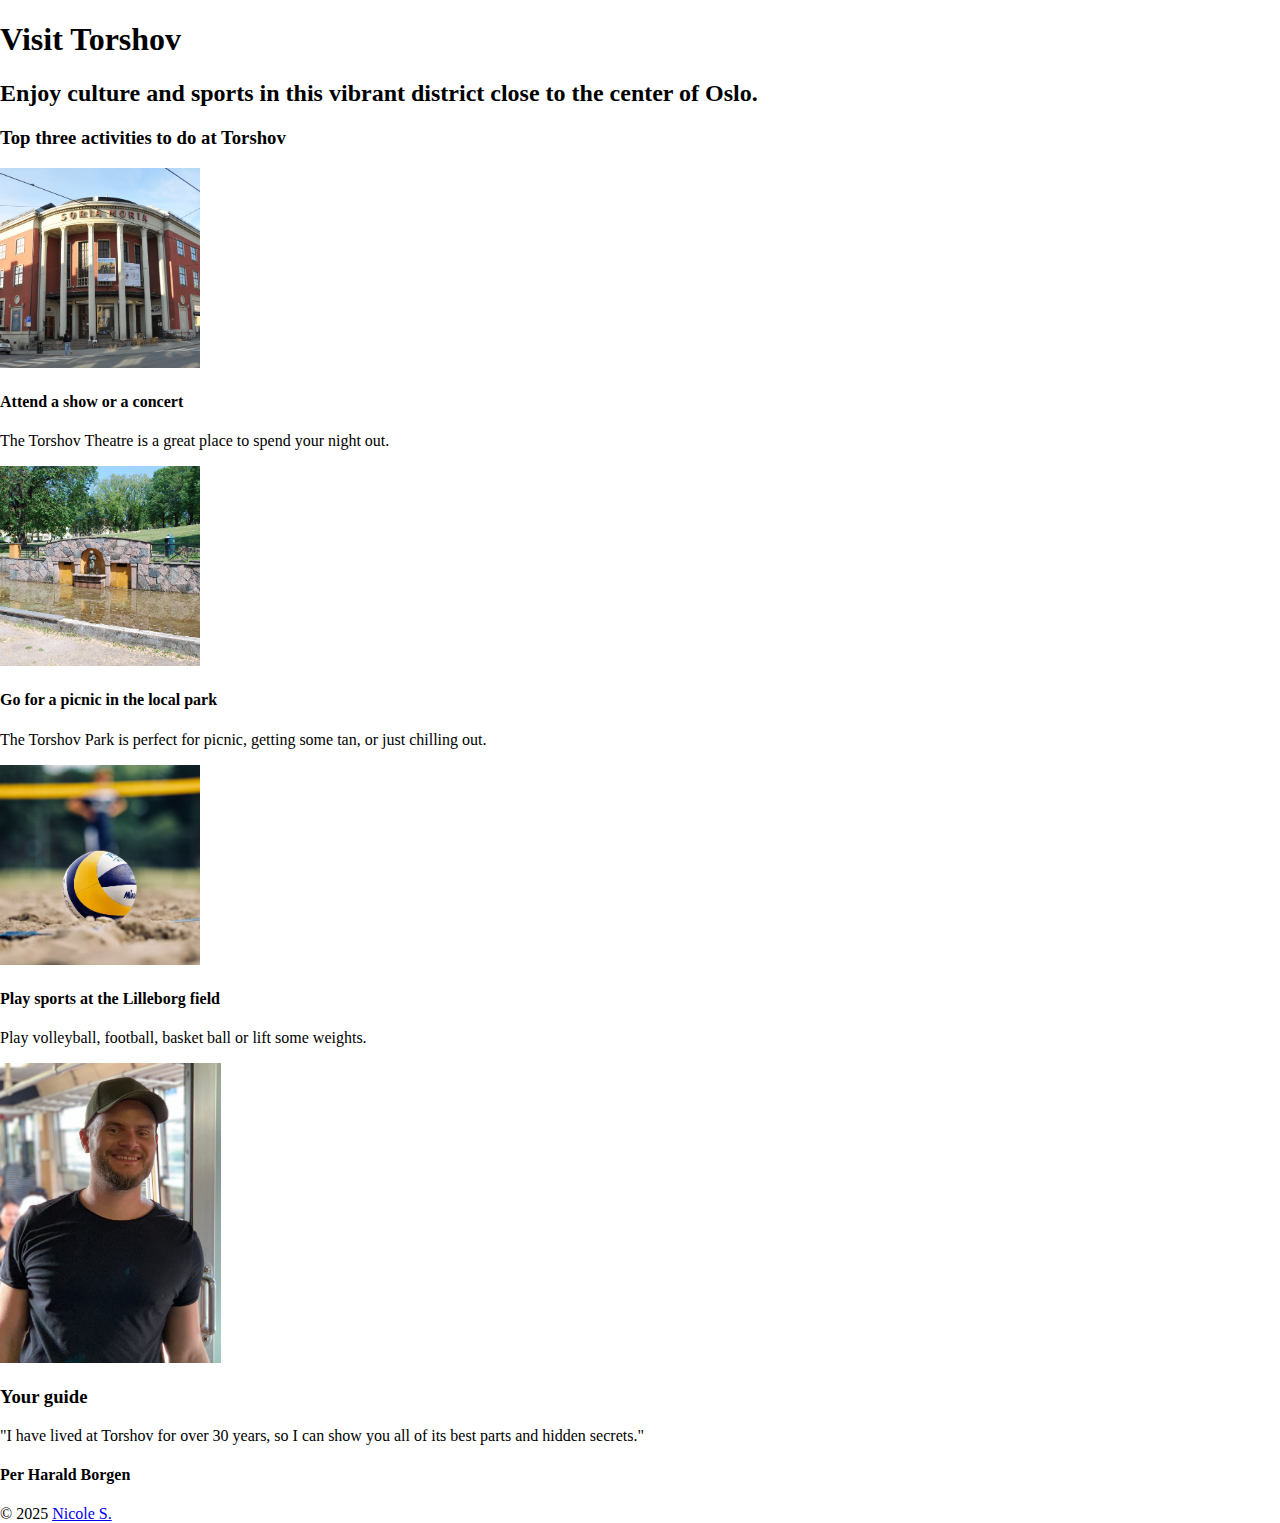
<file: M1-Hometown-Homepage/index.html>
<!DOCTYPE html>
<html lang="en">
  
  <head>
    <meta charset="utf-8">
    <meta name="viewport" content="width=device-width, initial-scale=1.0">
    <link rel="stylesheet" href="style.css">
    <title>Hometown Homepage</title>
  </head>

  <body>     
    <!-- HERO SECTION -->
    <section id="hero-section">
      <h1>Visit Torshov</h1>
      <h2>Enjoy culture and sports in this vibrant district close to the center of Oslo.</h2>
    </section>
            
    <!-- ACTIVITIES SECTION -->
    <section id="activities-section">
      <h3>Top three activities to do at Torshov</h3>

      <div id="activity-list">

        <div class="activity-card">
          <img src="images/theatre.jpg" class="activity-img">
          <h4>Attend a show or a concert</h4>
          <p>The Torshov Theatre is a great place to spend your night out.</p>
        </div>

        <div class="activity-card">
          <img src="images/park.jpg" class="activity-img">
          <h4>Go for a picnic in the local park</h4>
          <p>The Torshov Park is perfect for picnic, getting some tan, or just chilling out.</p>
        </div>

        <div class="activity-card">
          <img src="images/sports.jpg" class="activity-img">
          <h4>Play sports at the Lilleborg field</h4>
          <p>Play volleyball, football, basket ball or lift some weights.</p>
        </div>

      </div>
    </section>

    <!-- GUIDE SECTION -->
    <section id="guide-section">

      <div id="guide-card">

        <img src="images/per.jpg" id="guide-img">

        <div id="guide-info">
          <h3>Your guide</h3>
          <p>"I have lived at Torshov for over 30 years, so I can show you all of its best parts and hidden secrets."</p>
          <h4>Per Harald Borgen</h4>
        </div>

      </div>
    </section>

    <!-- FOOTER -->
    <footer>
      &copy; 2025 <a href="https://github.com/nncole" target="_blank">Nicole S.</a>
    </footer>

  </body>
</html>
</file>
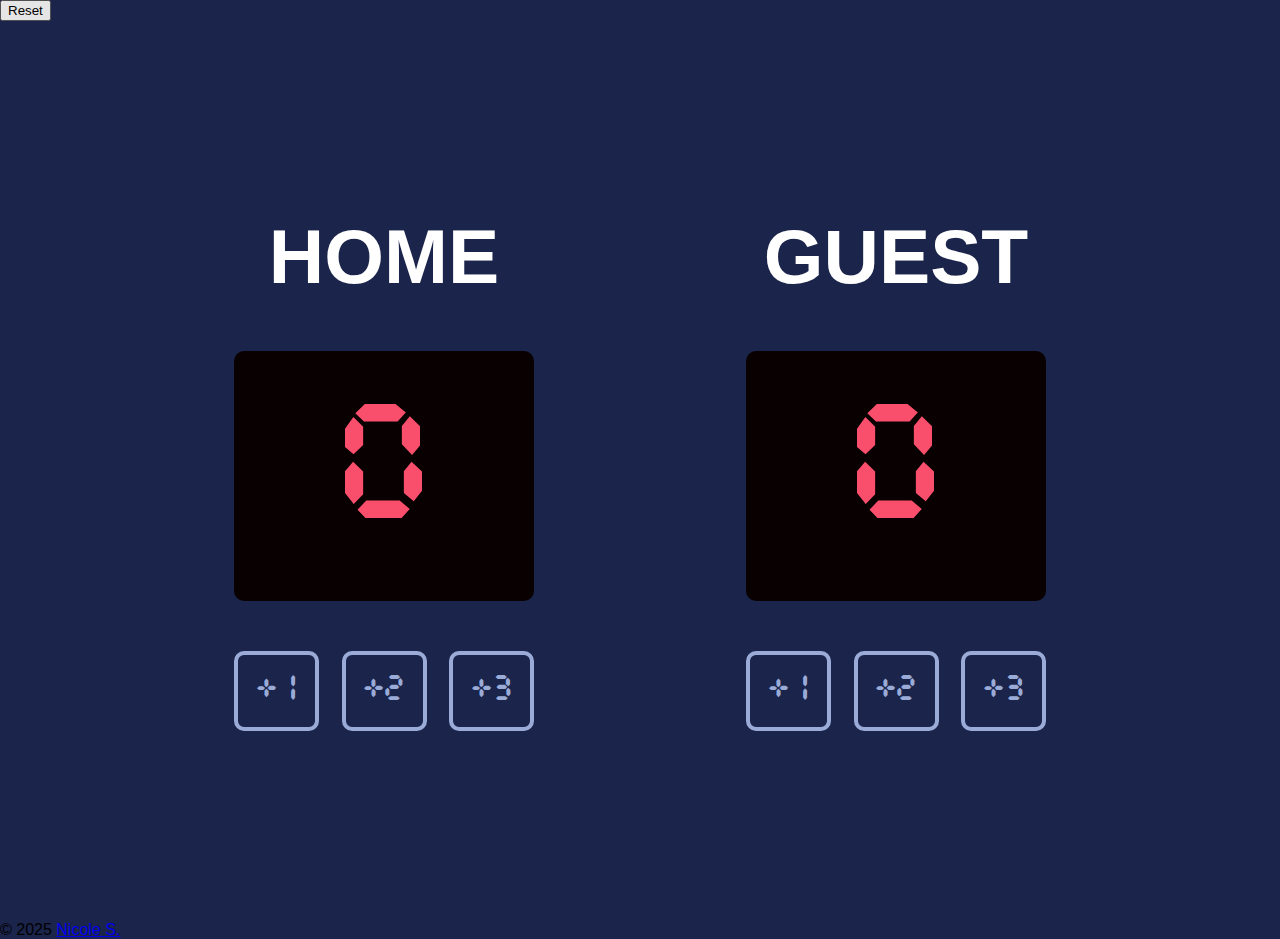
<file: M2-Basketball-Scoreboard/index.html>
<!DOCTYPE html>
<html lang="en">

  <head>
    <meta charset="utf-8">
    <meta name="viewport" content="width=device-width, initial-scale=1.0">
    <link rel="stylesheet" href="style.css">
    <title>Basketball Scoreboard</title>
  </head>

  <body>

    <!-- RESET GAME -->
    <div id="reset-game">
      <button id="reset-btn" onclick="resetGame()">Reset</button>
    </div>

    <!-- TEAM CONTAINER -->
    <div class="teams">

      <!-- Home Team -->
      <div id="home">
        <h3 class="team-heading">Home</h3>
        <div class="team-score" id="home-score">0</div>

        <div class="point-system">
          <button class="point-btn" onclick="updateScore('home', 1)">+1</button>
          <button class="point-btn" onclick="updateScore('home', 2)">+2</button>
          <button class="point-btn" onclick="updateScore('home', 3)">+3</button>
        </div>
      </div>

      <!-- Guest Team -->
      <div id="guest">
        <h3 class="team-heading">Guest</h3>
        <div class="team-score" id="guest-score">0</div>

        <div class="point-system">
          <button class="point-btn" onclick="updateScore('guest', 1)">+1</button>
          <button class="point-btn" onclick="updateScore('guest', 2)">+2</button>
          <button class="point-btn" onclick="updateScore('guest', 3)">+3</button>
        </div>
      </div>

    </div>

    <!-- FOOTER -->
    <footer>
      &copy; 2025 <a href="https://github.com/nncole" target="_blank">Nicole S.</a>
    </footer>
    
    <!-- JS -->
    <script src="script.js"></script>
  </body>
</html>
</file>
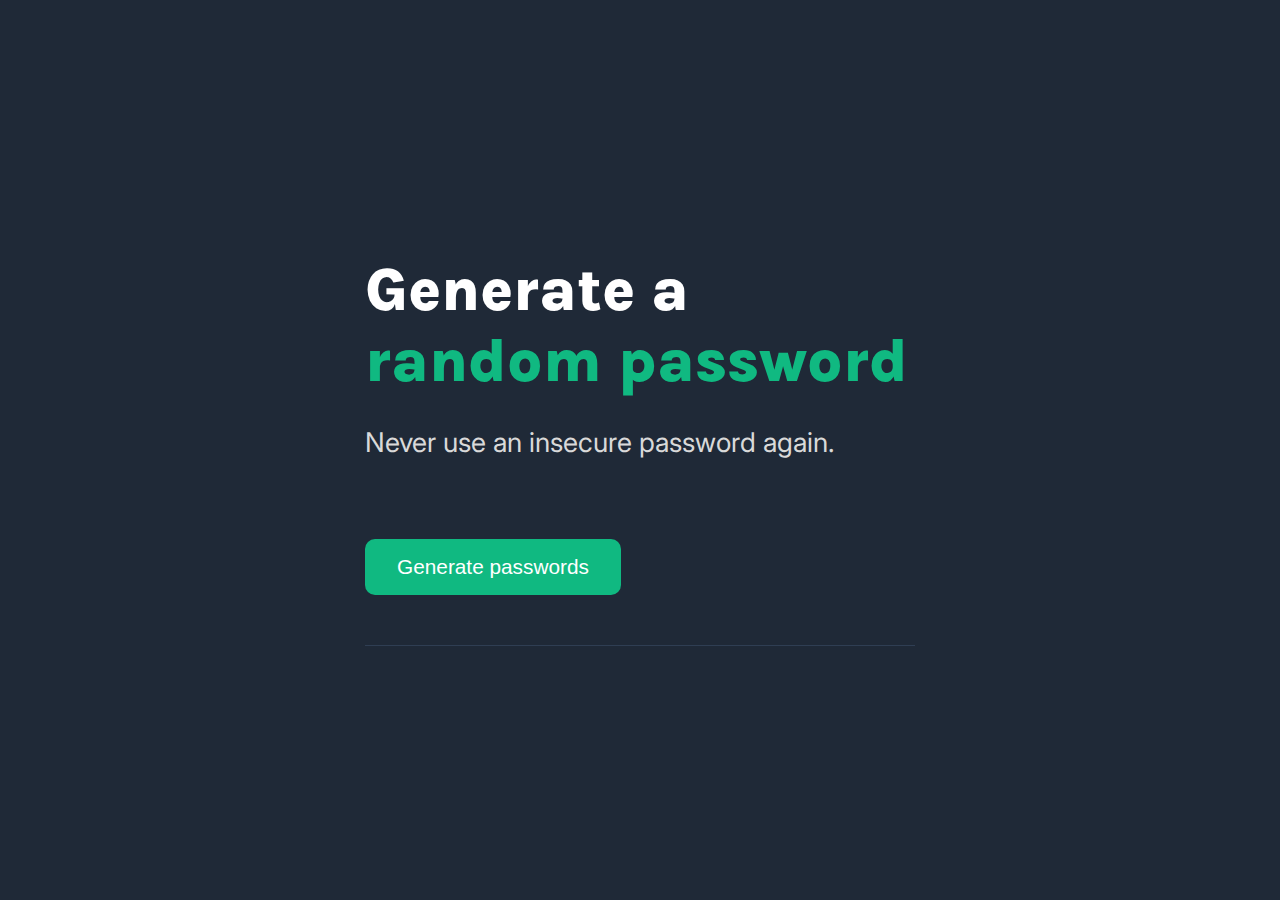
<file: M2-Password-Generator/index.html>
<!DOCTYPE html>
<html lang="en">

  <head>
    <meta charset="utf-8">
    <meta name="viewport" content="width=device-width, initial-scale=1.0">
    <link rel="stylesheet" href="style.css">
    <title>Random Password Generator</title>
  </head>

  <body>
    <main>

      <!-- HEADER -->
      <header>
        <h1>Generate a <span class="highlight">random password</span></h1>
        <p>Never use an insecure password again.</p>
        <button id="generate-btn">Generate passwords</button>
      </header>

      <div id="divider"></div>

      <!-- PASSWORDS SECTION -->
      <section id="generated-passwords">
        <div class="password"></div>
        <div class="password"></div>
        <div class="password"></div>
        <div class="password"></div>
      </section>

    </main>

  </body>
</html>
</file>
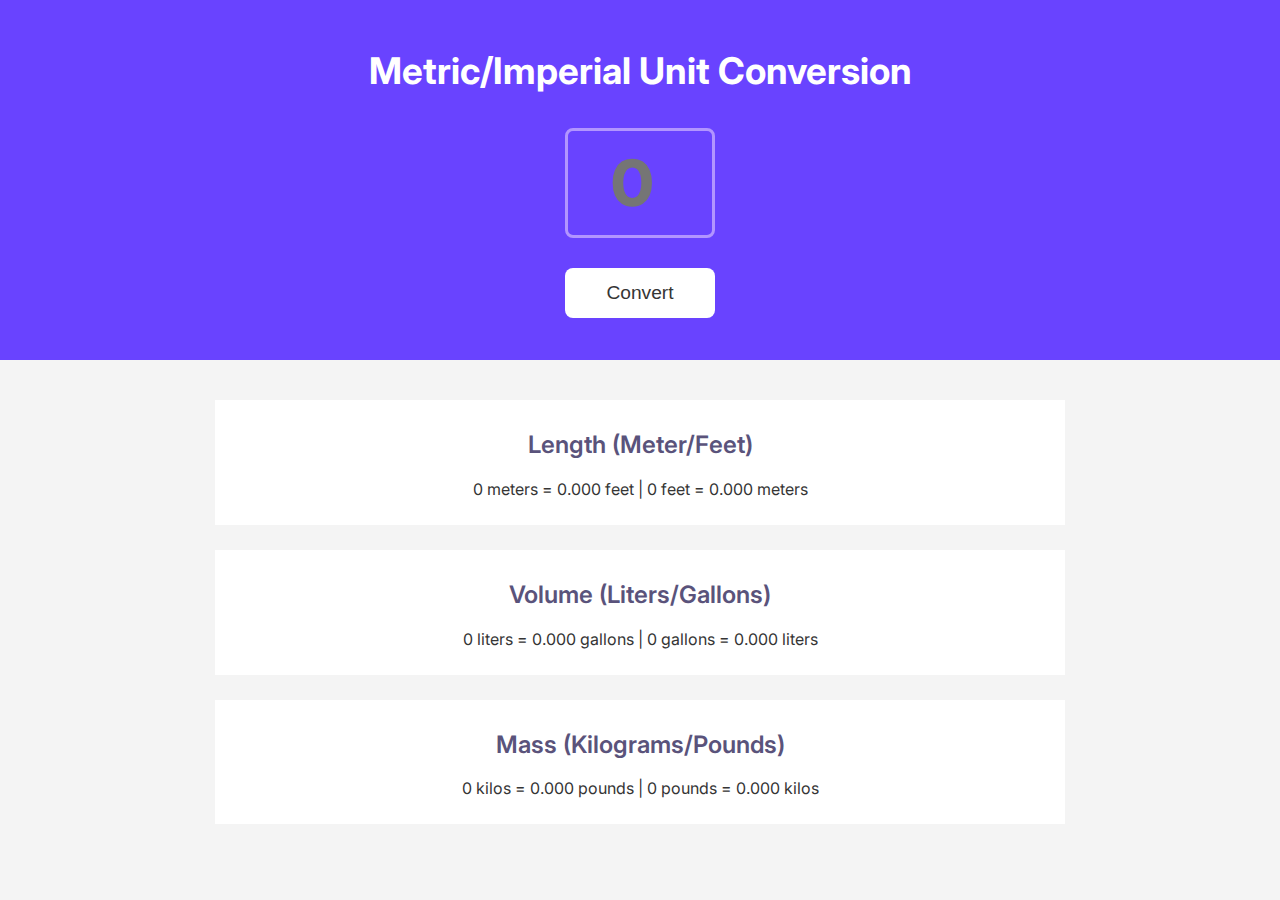
<file: M2-Unit-Converter/index.html>
<!DOCTYPE html>
<html lang="en">

  <head>
    <meta charset="utf-8">
    <meta name="viewport" content="width=device-width, initial-scale=1.0">
    <link rel="stylesheet" href="style.css">
    <title>Unit Conversion</title>
  </head>

  <body>
    <!-- HEADER -->
    <header>
      <h1>Metric/Imperial <span>Unit Conversion</span></h1>
      <input type="number" id="user-input" placeholder="0">
      <button id="convert-btn">Convert</button>
    </header>

    <!-- MAIN CONTENT -->
    <main>
      <section class="conversion-wrapper">
        <h2>Length (Meter/Feet)</h2>
        <p id="result-length">0 meters = 0.000 feet | 0 feet = 0.000 meters</p>
        </div>
      </section>

      <section class="conversion-wrapper">
        <h2>Volume (Liters/Gallons)</h2>
        <p id="result-volume">0 liters = 0.000 gallons | 0 gallons = 0.000 liters</p>
        </div>
      </section>

      <section class="conversion-wrapper">
        <h2>Mass (Kilograms/Pounds)</h2>
        <p id="result-mass">0 kilos = 0.000 pounds | 0 pounds = 0.000 kilos</p>
        </div>
      </section>
    </main>

  </body>
</html>
</file>
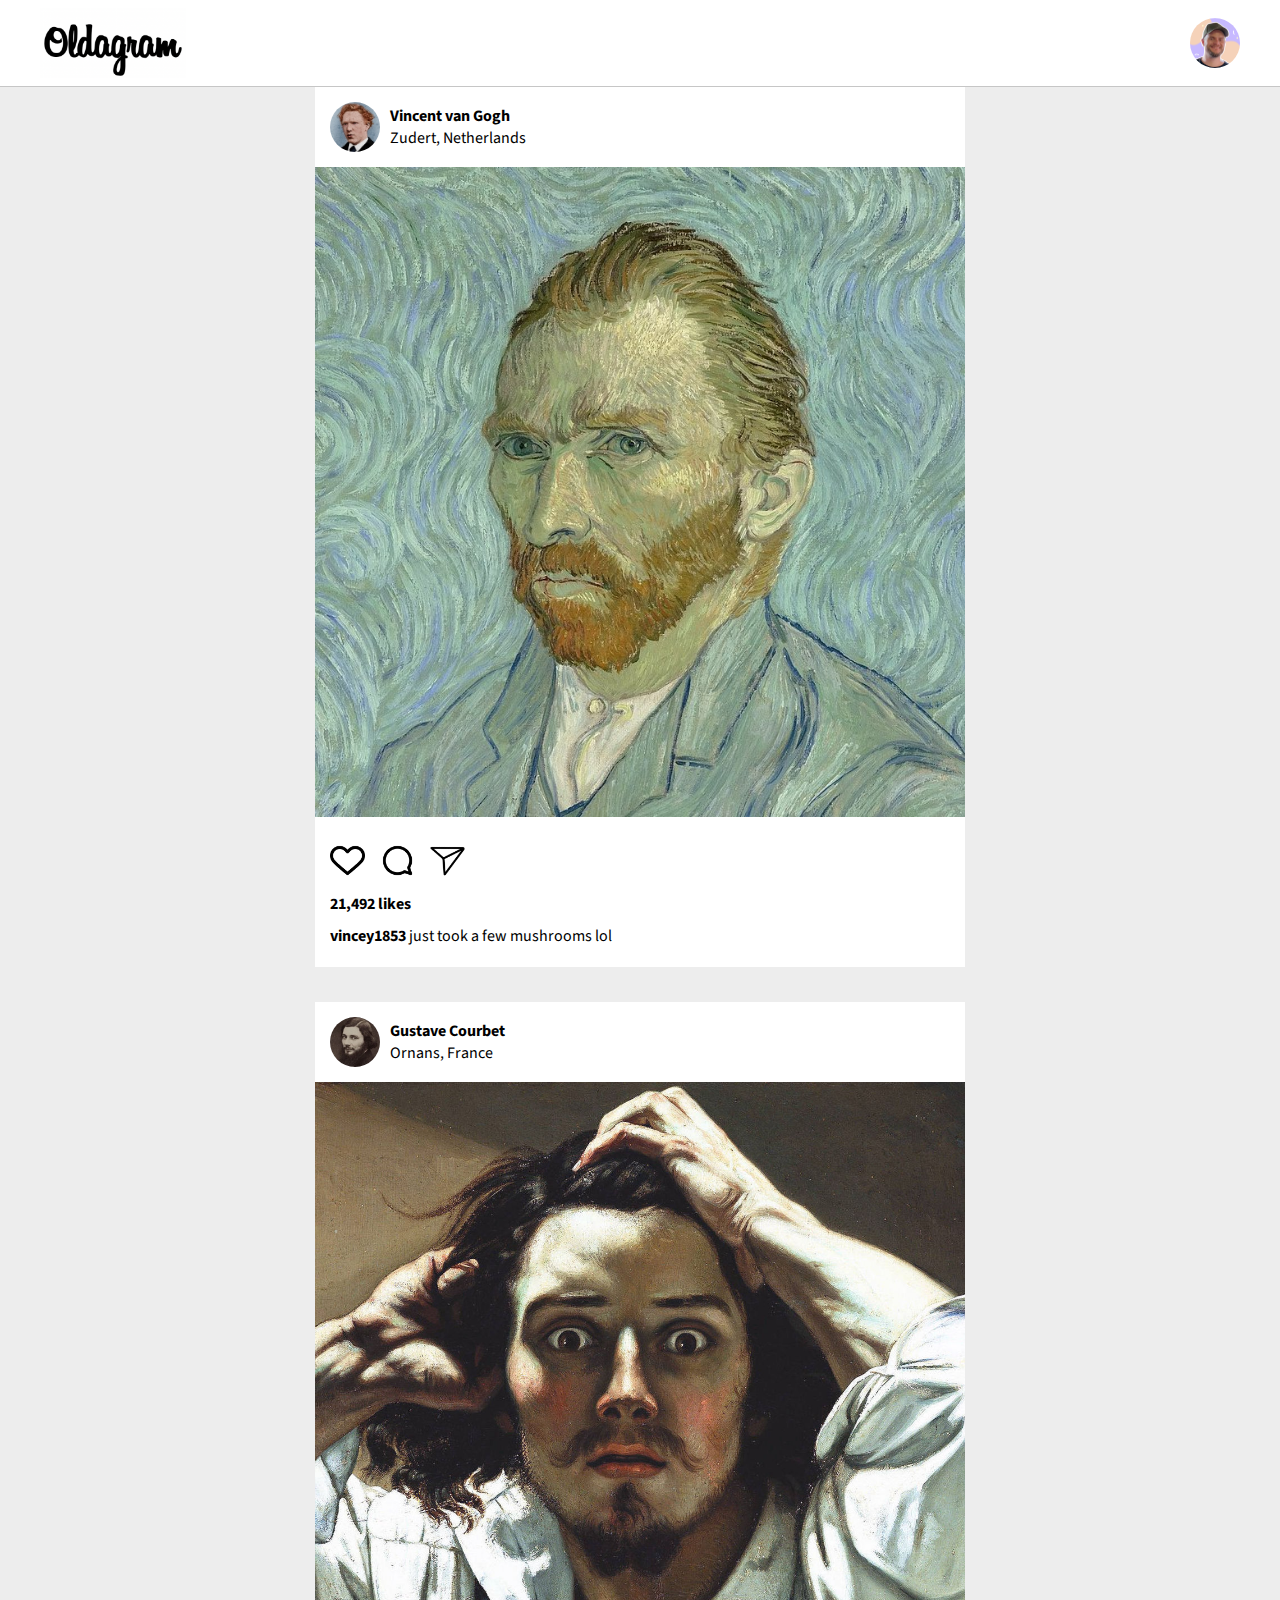
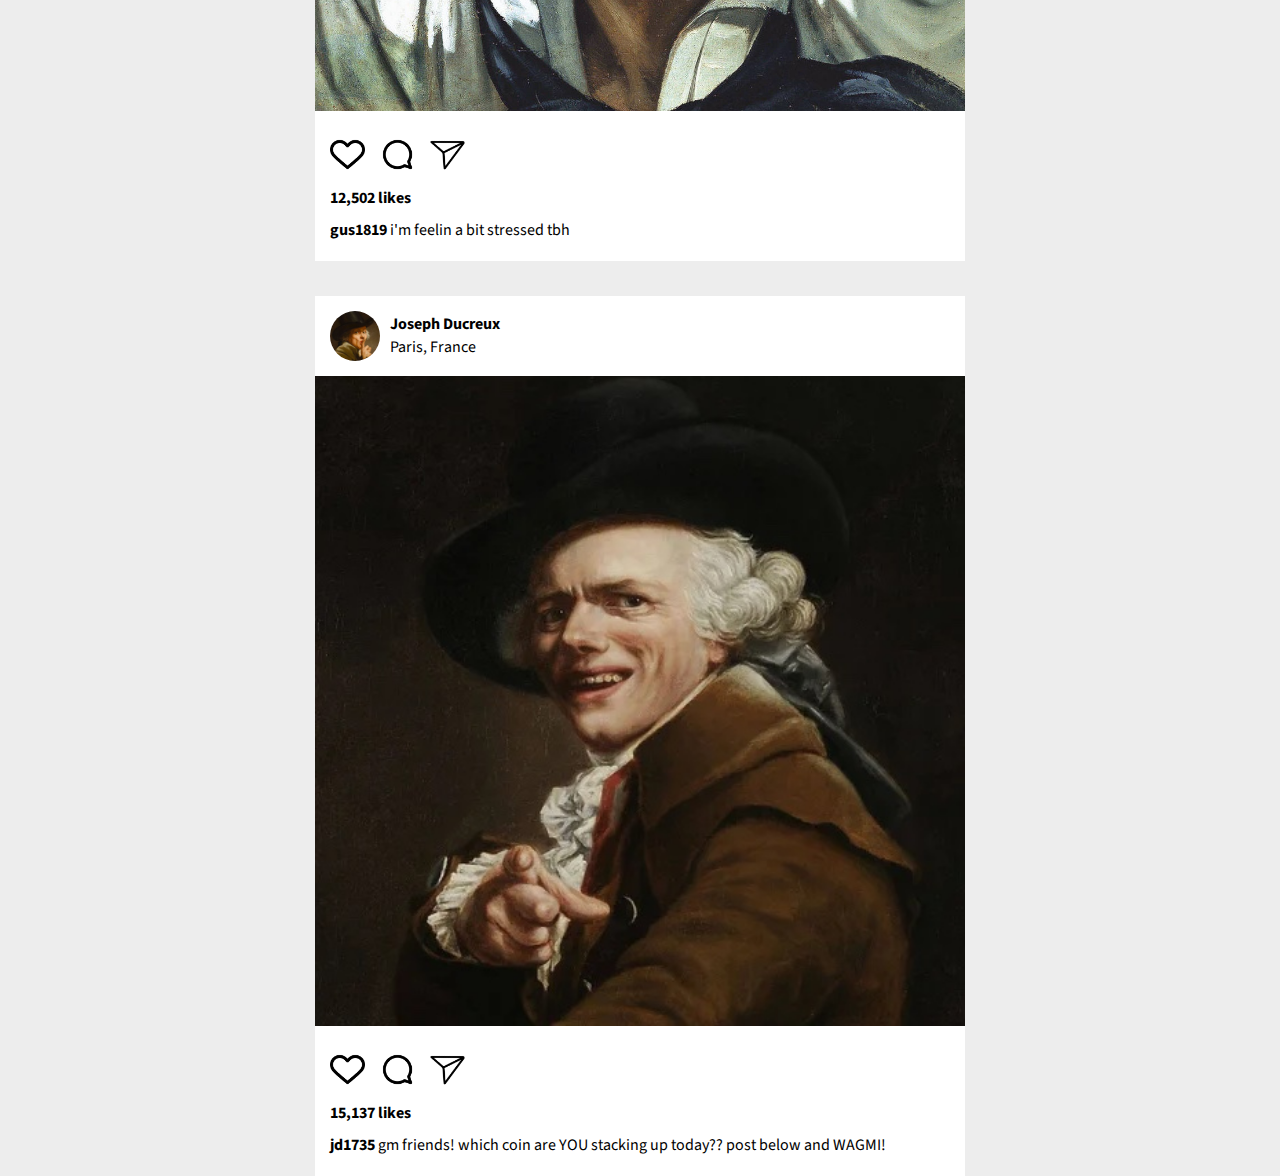
<file: M3-Oldagram/index.html>
<!DOCTYPE html>
<html lang="en">

  <head>
    <meta charset="utf-8">
    <meta name="viewport" content="width=device-width, initial-scale=1.0">
    <link rel="stylesheet" href="style.css">
    <title>Oldagram</title>
  </head>

  <body>
    <!-- HEADER -->
    <header id="nav">
      <img src="images/logo.png" id="oldagram-logo">
      <img src="images/user-avatar.png" id="user-avatar">
    </header>

    <!-- POSTS CONTAINER -->
    <main id="posts-container"></main>

    <!-- JS -->
     <script src="script.js" type="module"></script>
  </body>
</html>
</file>
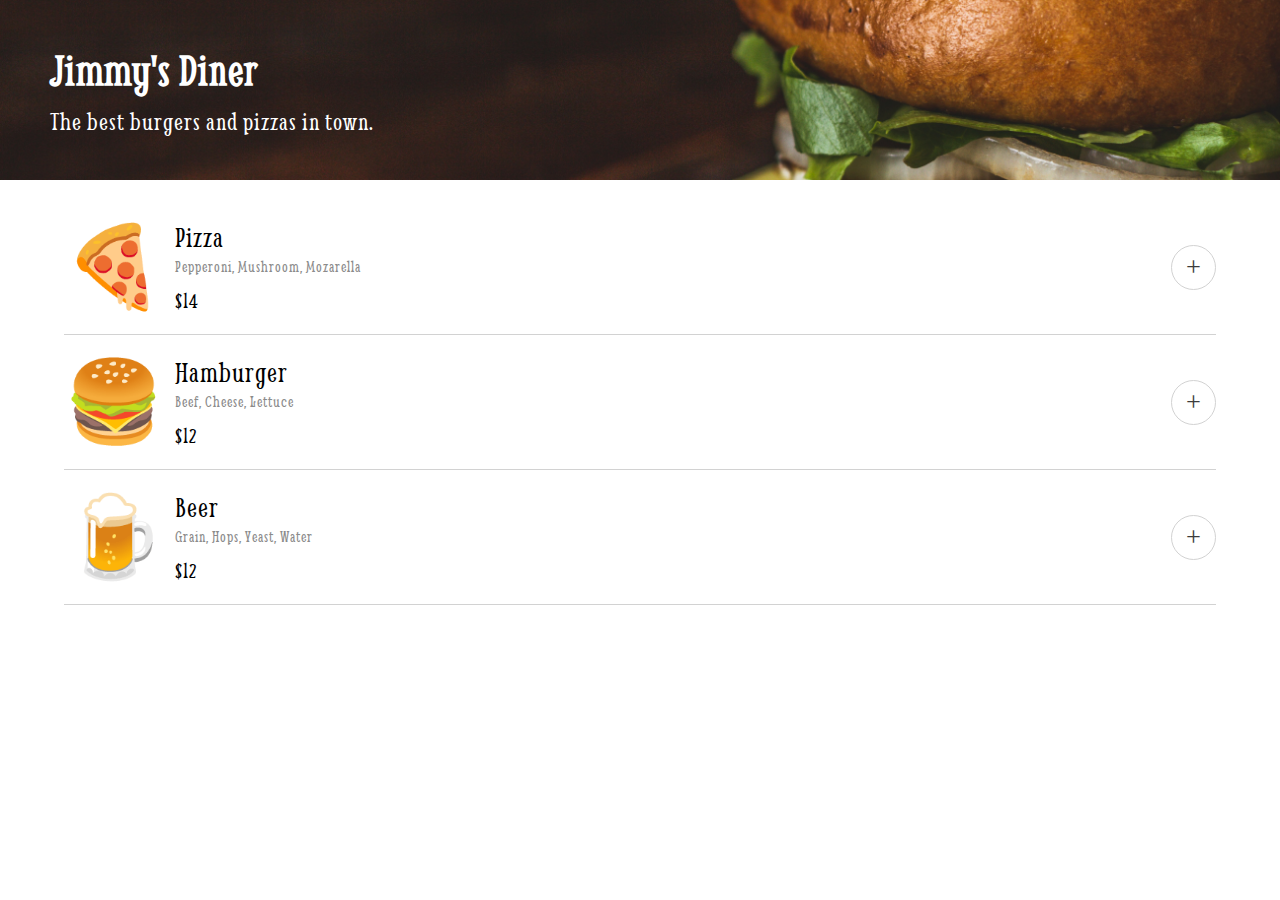
<file: M4-Restaurant-Ordering-App/index.html>
<!DOCTYPE html>
<html lang="en">

  <head>
    <meta charset="utf-8">
    <meta name="viewport" content="width=device-width, initial-scale=1.0">
    <link rel="stylesheet" href="style.css">
    <title>Restaurant Ordering App</title>
  </head>

  <body>
    <header>
      <h1 class="brand-name">Jimmy's Diner</h1>
      <h2 class="tagline">The best burgers and pizzas in town.</h2>
    </header>
    
    <main>
      <section id="menu-container"></section>
      <section id="order-container"></section>
    </main>

    <script src="script.js" type="module"></script>
  </body>
</html>
</file>
<file: M1-Hometown-Homepage/style.css>
body {
  margin: 0;
}

.activity-img {
  width: 200px;
  height: 200px;
}

#guide-img {
  height: 300px;
}
</file>
<file: M2-Basketball-Scoreboard/style.css>
:root {
  --dark-purple: #1B244A;
  --darker-purple: #10142C;
  --light-purple: #9AABD8;
  --black: #080001;
  --red: #F94F6D;
  --white: #FFFFFF;
}

@font-face {
  font-family: "Cursed Timer";
  src: url("fonts/Cursed_Timer.ttf") format("truetype");
}

body {
  margin: 0;
  background-color: var(--dark-purple);
  font-family: "Verdana", sans-serif;
  cursor: default;
}

/* TEAM CONTAINER */

.teams {
  width: 80%;
  height: 100vh;
  margin: auto;

  display: flex;
  align-items: center;
}

#home, 
#guest {
  width: 50%;
  text-align: center;
}

.team-heading {
  margin: 0;

  text-transform: uppercase;
  color: var(--white);
  font-size: 4.8rem;
}

.team-score {
  width: 80%;
  max-width: 300px;
  height: 250px;
  margin: 50px auto;

  display: flex;
  justify-content: center;
  align-items: center;

  color: var(--red);
  background-color: var(--black);
  border-radius: 10px;

  font-family: "Cursed Timer", sans-serif;
  font-size: 9rem;
}

/* POINT SYSTEM */

.point-system {
  width: 80%;
  max-width: 300px;
  margin: auto;

  display: flex;
  justify-content: space-between;
  gap: 10px;
}

.point-btn {
  width: 85px;
  height: 80px;

  color: var(--light-purple);
  background-color: var(--dark-purple);
  border: 4px solid var(--light-purple);
  border-radius: 10px;
  
  font-family: 'Cursed Timer', sans-serif;
  font-size: 2rem;
}

/* HOVER EFFECTS */

.point-btn:hover {
  color: var(--dark-purple);
  background-color: var(--light-purple);
  border-color: var(--darker-purple);
  cursor: pointer;
}
</file>
<file: M2-Password-Generator/style.css>
:root {
  --main-bg: #1F2937;
  --secondary-bg: #2F3E53;
  --accent-color: #10B981;
  --font-white: #FFFFFF;
  --font-gray: #D9D9D9;
}

@font-face {
  font-family: "Karla";
  src: url("fonts/Karla.ttf") format("truetype");
}

@font-face {
  font-family: "Inter";
  src: url("fonts/Inter.ttf") format("truetype");
}

body {
  margin: 0;
  height: 100vh;

  display: flex;
  flex-direction: column;
  align-items: center;
  justify-content: center;

  background-color: var(--main-bg);
  font-family: "Inter", sans-serif;
  cursor: default;
}

main {
  width: 100%;
  max-width: 550px;
}

/* HEADER */

header > h1 {
  margin: 50px 0 20px;
  color: var(--font-white);

  font-family: "Karla", sans-serif;
  font-size: 3.8rem;
  font-weight: 800;
}

.highlight {
  color: var(--accent-color);
  display: block;
}

header > p {
  margin: 30px 0;
  color: var(--font-gray);
  font-size: 1.7rem;
}

#generate-btn {
  margin: 50px 0 0;
  padding: 16px 32px;

  color: var(--font-white);
  background-color: var(--accent-color);
  border: none;
  border-radius: 10px;
  font-size: 1.3rem;
}

#divider {
  width: 100%;
  height: 1px;
  margin: 50px 0;
  background-color: var(--secondary-bg);
}
</file>
<file: M2-Unit-Converter/style.css>
/* color palette from figma design */
:root {
  --white: #FFFFFF;
  --muted-white: #F4F4F4;
  --accent-dark: #6943FF;
  --accent-light: #B295FF;
  --font-body: #353535;
  --font-accent: #5A537B;
}

* {
  box-sizing: border-box;
}

@font-face {
  font-family: "Inter";
  src: url("fonts/Inter.ttf") format("truetype");
}

body {
  margin: 0;
  font-family: "Inter", sans-serif;
  background-color: var(--muted-white);
  cursor: default;
}

/* HEADER */

header {
  width: 100%;
  min-height: 40vh;

  display: flex;
  flex-direction: column;
  justify-content: center;
  align-items: center;

  color: var(--white);
  background-color: var(--accent-dark);
}

header h1 {
  margin: 25px 0;

  font-size: 2.3rem;
  text-align: center;
}

#user-input {
  width: 150px;
  height: 110px;
  margin: 10px 0;
  padding: 5px;

  color: var(--white);
  background-color: transparent;
  border: 3px solid var(--accent-light);
  border-radius: 8px;

  font-size: 4rem;
  font-weight: 800;
  font-family: "Inter", sans-serif;
  text-align: center;
}

#convert-btn {
  width: 150px;
  height: 50px;
  margin: 20px 0;
  padding: 10px;

  color: var(--font-body);
  background-color: var(--white);
  border: none;
  border-radius: 8px;

  font-size: 1.2rem;
}

/* MAIN CONTENT */

main {
  height: auto;
  margin: 40px 0 20px;

  display: flex;
  flex-direction: column;
  align-items: center;
  gap: 25px;

  text-align: center;
}

.conversion-wrapper {
  width: 90%;
  max-width: 850px;
  padding: 10px 0;

  background-color: var(--white);
}

.conversion-wrapper h2 {
  font-weight: 600;
  color: var(--font-accent);
}

.conversion-wrapper p {
  color: var(--font-body);
}
</file>
<file: M3-Oldagram/style.css>
:root {
  --border: #C6C6C6;
  --main-color: #FFFFFF;
  --secondary-color: #EDEDED;
  --font-color: #000000;
}

@font-face {
  font-family: "Source Sans 3";
  src: url("fonts/Source_Sans_3.ttf") format("truetype");
}

body {
  margin: 0;
  padding: 0;

  font-family: "Source Sans 3", sans-serif;
  cursor: default;
}

/* IMAGE DIMENSIONS */

#oldagram-logo {
  height: 70px;
}

#user-avatar,
.author-avatar {
  width: 50px;
  height: 50px;
  
  border-radius: 50%;
}

.uploaded-pic {
  width: 100%;
  padding: 15px 0;
}

.og-icon {
  height: 35px;
  padding: 5px 0 10px;
}

/* HEADER */

#nav {
  width: 100%;
  height: fit-content;
  padding: 8px 0;

  display: flex;
  justify-content: space-between;
  align-items: center;

  border-bottom: 1px solid var(--border);
}

#oldagram-logo,
#user-avatar {
  margin: 0 40px;
}

/* MAIN CONTENT */

main {
  display: flex;
  flex-direction: column;
  align-items: center;

  color: var(--font-color);
  background-color: var(--secondary-color);
}

.post {
  width: 100%;
  max-width: 650px;
  padding: 15px 0;

  background-color: var(--main-color);
}

.post:not(:last-child) {
  border-bottom: 35px solid var(--secondary-color);
}

.author, 
.icons {
  padding: 0 15px;

  display: flex;
  align-items: center;
  gap: 10px;
}

.icons {
  gap: 15px;
}

.likes, 
.comments {
  padding: 5px 15px;
}

.author p, 
.likes p, 
.comments p {
  margin: 0;
}

.author p {
  line-height: 1.4;
}

.bold {
  font-weight: bold;
}

img:hover {
  cursor: pointer;
}
</file>
<file: M4-Restaurant-Ordering-App/style.css>
:root {
  --white: #FFFFFF;
  --light-gray: #D2D2D2;
  --dark-gray: #8B8B8B;
  --add-btn: #3C3C3C;
  --add-btn-hover: #d4d4d4a1;
}

@font-face {
  font-family: "Smythe";
  src: url("fonts/Smythe.ttf") format("truetype");
}

body {
  margin: 0;
  background-color: var(--white);

  font-family: "Smythe", serif;
  letter-spacing: 1px;
  
  cursor: default;
}

/* HEADER */

header {
  height: 20vh;

  display: flex;
  flex-direction: column;
  justify-content: center;

  background: url(images/restaurant-header.jpg);
  background-size: cover;
  background-position: center;

  color: var(--white);
}

.brand-name, 
.tagline {
  margin: 0;
  padding: 5px 50px;
}

.brand-name {
  font-size: 2.8rem;
}

.tagline {
  font-size: 1.6rem;
  font-weight: normal;
}

/* == MENU SECTION == */

main {
  width: 90%;
  padding: 20px 0;
  margin: 0 auto;
}

/* MENU ITEM */

.menu-item {
  padding: 20px 0;
  
  display: flex;
  justify-content: space-between;
  align-items: center;
  gap: 10px;

  border-bottom: 1px solid var(--light-gray);
}

.menu-item * {
  margin: 0;
}

/* MENU INFO */

.item-info {
  flex: 1;
  display: flex;
  flex-direction: column;
}

.emoji {
  font-size: 5rem;
}

.name {
  padding-bottom: 3px;
  font-size: 1.8rem;
}

.ingredients {
  font-size: 1rem;
  color: var(--dark-gray);
}

.price {
  padding-top: 12px;
  font-size: 1.35rem;
}

/* ADD BUTTON */

.add-btn {
  width: 45px;
  height: 45px;

  font-size: 1.65rem;
  font-family: serif;
  color: var(--add-btn);

  display: flex;
  justify-content: center;
  align-items: center;

  background-color: transparent;
  border: 1.5px solid var(--light-gray);
  border-radius: 50%;

  cursor: pointer;
}

.add-btn:hover {
  background-color: var(--add-btn-hover);
}
</file>
